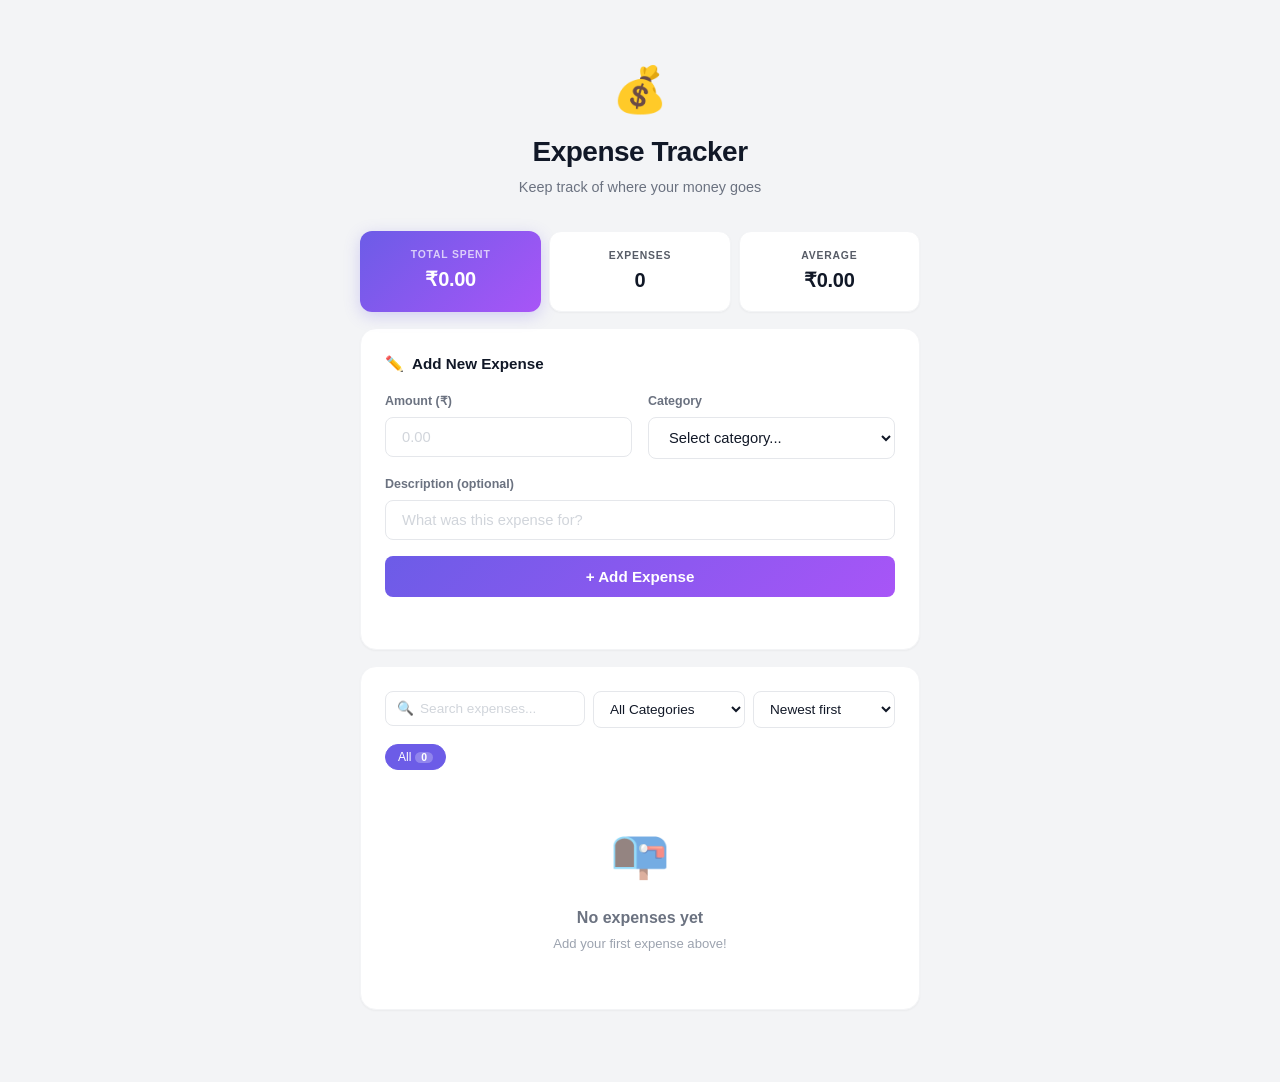
<file: index.html>
<!DOCTYPE html>
<html lang="en">
<head>
    <meta charset="UTF-8">
    <meta name="viewport" content="width=device-width, initial-scale=1.0">
    <title>Expense Tracker</title>
    <link rel="stylesheet" href="style.css">
</head>
<body>

<div class="app">

    <!-- Header -->
    <div class="header">
        <span class="header-icon">💰</span>
        <h1>Expense Tracker</h1>
        <p>Keep track of where your money goes</p>
    </div>

    <!-- Summary Cards -->
    <div class="summary-row">
        <div class="summary-card primary">
            <span class="summary-label">Total Spent</span>
            <span class="summary-value" id="totalSpent">₹0.00</span>
        </div>
        <div class="summary-card">
            <span class="summary-label">Expenses</span>
            <span class="summary-value" id="expenseCount">0</span>
        </div>
        <div class="summary-card">
            <span class="summary-label">Average</span>
            <span class="summary-value" id="avgExpense">₹0.00</span>
        </div>
    </div>

    <!-- Add Expense Form -->
    <div class="card">
        <div class="card-title">
            <span>✏️</span> Add New Expense
        </div>

        <div class="form-row">
            <div class="form-group">
                <label for="amountInput">Amount (₹)</label>
                <input type="number" id="amountInput"
                       placeholder="0.00" min="0.01" step="0.01">
            </div>
            <div class="form-group">
                <label for="categorySelect">Category</label>
                <select id="categorySelect">
                    <option value="">Select category...</option>
                </select>
            </div>
        </div>

        <div class="form-group">
            <label for="descInput">Description (optional)</label>
            <input type="text" id="descInput"
                   placeholder="What was this expense for?">
        </div>

        <button class="add-btn" id="addBtn">+ Add Expense</button>
        <p class="error-msg" id="errorMsg"></p>
    </div>

    <!-- Expense List -->
    <div class="card">

        <!-- Search & Filter Bar -->
        <div class="search-filter-bar">

    <!-- Search (unchanged) -->
    <div class="search-wrapper">
        <span class="search-icon">🔍</span>
        <input type="text" class="search-input"
               id="searchInput" placeholder="Search expenses...">
        <button class="search-clear hidden"
                id="searchClear">&times;</button>
    </div>

    <!-- Category filter (unchanged) -->
    <select class="filter-dropdown" id="filterDropdown">
        <option value="All">All Categories</option>
    </select>

    <!-- NEW: Sort dropdown -->
    <select class="sort-dropdown" id="sortDropdown">
        <option value="date-desc">Newest first</option>
        <option value="date-asc">Oldest first</option>
        <option value="amount-desc">Highest amount</option>
        <option value="amount-asc">Lowest amount</option>
        <option value="category-asc">Category A→Z</option>
        <option value="category-desc">Category Z→A</option>
    </select>

</div>

        <!-- Results Info -->
        <div class="results-info" id="resultsInfo" style="display:none">
            <span class="results-count" id="resultsCount"></span>
            <button class="clear-filters-btn hidden"
                    id="clearFiltersBtn">Clear filters</button>
        </div>

        <!-- Filter Tabs -->
        <div class="list-header">
            <div class="filter-tabs" id="filterTabs"></div>
            <button class="clear-all-btn" id="clearAllBtn"
                    style="display:none">Clear All</button>
        </div>

        <!-- List Container -->
        <div class="expense-list" id="expenseList"></div>

        <!-- Total Bar -->
        <div id="totalBar"></div>
    </div>

    <!-- Category Breakdown -->
    <div class="card" id="breakdownCard" style="display:none">
        <div class="card-title">
            <span>📊</span> Spending by Category
        </div>
        <div id="breakdownList"></div>
    </div>

        <!-- Time Summary (NEW) -->
    <div class="card" id="timeSummaryCard" style="display:none">
        <div class="card-title">
            <span>📅</span> Time Summary
        </div>
        <div class="time-summary-row" id="timeSummaryContent"></div>
    </div>

    <!-- Save Status -->
    <div class="save-status" id="saveStatus"></div>

</div>

<script src="script.js"></script>
</body>
</html>
</file>
<file: style.css>
/* ================================================================
   CSS VARIABLES
   ================================================================ */
:root {
    --primary:        #6C5CE7;
    --primary-light:  #A29BFE;
    --primary-soft:   rgba(108, 92, 231, 0.08);

    --gradient:       linear-gradient(135deg, #6C5CE7 0%, #A855F7 100%);
    --gradient-hover: linear-gradient(135deg, #5A4BD1 0%, #9333EA 100%);

    --danger:         #EF4444;
    --danger-soft:    rgba(239, 68, 68, 0.08);
    --success:        #10B981;

    --bg-page:        #F3F4F6;
    --bg-card:        #FFFFFF;
    --bg-item:        #F9FAFB;
    --bg-item-hover:  #F3F4F6;

    --border:         #E5E7EB;
    --border-light:   #F3F4F6;

    --text-primary:   #111827;
    --text-secondary: #6B7280;
    --text-muted:     #9CA3AF;
    --text-faint:     #D1D5DB;

    --space-xs:       4px;
    --space-sm:       8px;
    --space-md:       16px;
    --space-lg:       24px;
    --space-xl:       32px;

    --radius-sm:      8px;
    --radius-md:      12px;
    --radius-lg:      16px;
    --radius-full:    9999px;

    --shadow-sm:      0 1px 2px rgba(0, 0, 0, 0.04);
    --shadow-md:      0 4px 12px rgba(0, 0, 0, 0.06);
    --shadow-glow:    0 4px 16px rgba(108, 92, 231, 0.25);

    --transition-fast: 0.15s ease;
    --transition:      0.25s ease;
}

/* ================================================================
   RESET & BASE
   ================================================================ */
* {
    margin: 0;
    padding: 0;
    box-sizing: border-box;
}

body {
    font-family: -apple-system, BlinkMacSystemFont, 'Segoe UI', Roboto,
                 'Helvetica Neue', Arial, sans-serif;
    background: var(--bg-page);
    color: var(--text-primary);
    min-height: 100vh;
    padding: var(--space-lg);
    line-height: 1.5;
    -webkit-font-smoothing: antialiased;
}

.app {
    max-width: 560px;
    margin: 0 auto;
}

/* ================================================================
   HEADER
   ================================================================ */
.header {
    text-align: center;
    padding: var(--space-xl) 0;
}

.header-icon {
    font-size: 2.8rem;
    display: block;
    margin-bottom: var(--space-sm);
    animation: bounceIn 0.6s ease-out;
}

@keyframes bounceIn {
    0%   { transform: scale(0.5); opacity: 0; }
    60%  { transform: scale(1.1); }
    100% { transform: scale(1); opacity: 1; }
}

.header h1 {
    font-size: 1.75rem;
    font-weight: 800;
    letter-spacing: -0.5px;
}

.header p {
    color: var(--text-secondary);
    margin-top: var(--space-xs);
    font-size: 0.9rem;
}

/* ================================================================
   CARD
   ================================================================ */
.card {
    background: var(--bg-card);
    border-radius: var(--radius-lg);
    padding: var(--space-lg);
    margin-bottom: var(--space-md);
    box-shadow: var(--shadow-sm);
    border: 1px solid var(--border-light);
    transition: box-shadow var(--transition);
}

.card:hover {
    box-shadow: var(--shadow-md);
}

.card-title {
    font-size: 0.95rem;
    font-weight: 700;
    margin-bottom: var(--space-md);
    display: flex;
    align-items: center;
    gap: var(--space-sm);
}

/* ================================================================
   SUMMARY CARDS
   ================================================================ */
.summary-row {
    display: grid;
    grid-template-columns: repeat(3, 1fr);
    gap: var(--space-sm);
    margin-bottom: var(--space-md);
}

.summary-card {
    background: var(--bg-card);
    border-radius: var(--radius-md);
    padding: var(--space-md) var(--space-sm);
    text-align: center;
    border: 1px solid var(--border-light);
    box-shadow: var(--shadow-sm);
    transition: transform var(--transition), box-shadow var(--transition);
}

.summary-card:hover {
    transform: translateY(-2px);
    box-shadow: var(--shadow-md);
}

.summary-card.primary {
    background: var(--gradient);
    border: none;
    color: white;
    box-shadow: var(--shadow-glow);
}

.summary-label {
    font-size: 0.65rem;
    text-transform: uppercase;
    letter-spacing: 0.8px;
    font-weight: 600;
    opacity: 0.7;
    display: block;
    margin-bottom: 2px;
}

.summary-value {
    font-size: 1.25rem;
    font-weight: 800;
    display: block;
    letter-spacing: -0.3px;
}

/* ================================================================
   FORM
   ================================================================ */
.form-row {
    display: grid;
    grid-template-columns: 1fr 1fr;
    gap: var(--space-md);
}

.form-group {
    margin-bottom: var(--space-md);
}

.form-group label {
    display: block;
    font-size: 0.78rem;
    font-weight: 600;
    color: var(--text-secondary);
    margin-bottom: 6px;
}

.form-group input,
.form-group select {
    width: 100%;
    padding: 11px var(--space-md);
    border: 1.5px solid var(--border);
    border-radius: var(--radius-sm);
    font-size: 0.92rem;
    font-family: inherit;
    outline: none;
    transition: border-color var(--transition), box-shadow var(--transition);
    background: var(--bg-card);
    color: var(--text-primary);
}

.form-group input::placeholder {
    color: var(--text-faint);
}

.form-group input:focus,
.form-group select:focus {
    border-color: var(--primary);
    box-shadow: 0 0 0 3px var(--primary-soft);
}

/* ================================================================
   ADD BUTTON
   ================================================================ */
.add-btn {
    width: 100%;
    padding: 12px;
    background: var(--gradient);
    color: white;
    border: none;
    border-radius: var(--radius-sm);
    font-size: 0.95rem;
    font-weight: 700;
    cursor: pointer;
    transition: transform var(--transition-fast), box-shadow var(--transition-fast);
}

.add-btn:hover {
    background: var(--gradient-hover);
    transform: translateY(-1px);
    box-shadow: var(--shadow-glow);
}

.add-btn:active {
    transform: translateY(0) scale(0.99);
}

.error-msg {
    color: var(--danger);
    font-size: 0.78rem;
    margin-top: var(--space-sm);
    text-align: center;
    min-height: 20px;
    font-weight: 500;
}

/* ================================================================
   SEARCH & FILTER BAR
   ================================================================ */
.search-filter-bar {
    display: grid;
    grid-template-columns: 2fr 1fr 1fr;  /* Search gets more space */
    gap: var(--space-sm);
    margin-bottom: var(--space-md);
}

/* Sort dropdown (same style as filter dropdown) */
.sort-dropdown {
    padding: 9px 12px;
    border: 1.5px solid var(--border);
    border-radius: var(--radius-sm);
    font-size: 0.85rem;
    font-family: inherit;
    outline: none;
    background: var(--bg-card);
    color: var(--text-primary);
    cursor: pointer;
    transition: border-color var(--transition), box-shadow var(--transition);
}

.sort-dropdown:focus {
    border-color: var(--primary);
    box-shadow: 0 0 0 3px var(--primary-soft);
}


.search-wrapper {
    position: relative;
}

.search-icon {
    position: absolute;
    left: 12px;
    top: 50%;
    transform: translateY(-50%);
    font-size: 0.85rem;
    color: var(--text-faint);
    pointer-events: none;
}

.search-input {
    width: 100%;
    padding: 9px 12px 9px 34px;
    border: 1.5px solid var(--border);
    border-radius: var(--radius-sm);
    font-size: 0.85rem;
    font-family: inherit;
    outline: none;
    transition: border-color var(--transition), box-shadow var(--transition);
    background: var(--bg-card);
    color: var(--text-primary);
}

.search-input::placeholder {
    color: var(--text-faint);
}

.search-input:focus {
    border-color: var(--primary);
    box-shadow: 0 0 0 3px var(--primary-soft);
}

.search-clear {
    position: absolute;
    right: 8px;
    top: 50%;
    transform: translateY(-50%);
    background: var(--bg-item);
    border: none;
    color: var(--text-muted);
    font-size: 0.85rem;
    cursor: pointer;
    width: 20px;
    height: 20px;
    border-radius: 50%;
    display: flex;
    align-items: center;
    justify-content: center;
    transition: all var(--transition-fast);
    line-height: 1;
}

.search-clear:hover {
    background: var(--danger-soft);
    color: var(--danger);
}

.search-clear.hidden {
    display: none;
}

.filter-dropdown {
    padding: 9px 12px;
    border: 1.5px solid var(--border);
    border-radius: var(--radius-sm);
    font-size: 0.85rem;
    font-family: inherit;
    outline: none;
    background: var(--bg-card);
    color: var(--text-primary);
    cursor: pointer;
    transition: border-color var(--transition), box-shadow var(--transition);
}

.filter-dropdown:focus {
    border-color: var(--primary);
    box-shadow: 0 0 0 3px var(--primary-soft);
}

/* ================================================================
   RESULTS INFO BAR
   ================================================================ */
.results-info {
    display: flex;
    align-items: center;
    justify-content: space-between;
    font-size: 0.75rem;
    color: var(--text-muted);
    margin-bottom: var(--space-sm);
    padding: 0 var(--space-xs);
}

.results-count {
    font-weight: 600;
}

.clear-filters-btn {
    background: none;
    border: none;
    color: var(--primary);
    font-size: 0.75rem;
    font-weight: 600;
    cursor: pointer;
    font-family: inherit;
    padding: 2px 6px;
    border-radius: var(--radius-sm);
    transition: background var(--transition-fast);
}

.clear-filters-btn:hover {
    background: var(--primary-soft);
}

.clear-filters-btn.hidden {
    display: none;
}

.highlight {
    background: #FEF9C3;
    border-radius: 2px;
    padding: 0 1px;
}

/* ================================================================
   FILTER TABS
   ================================================================ */
.list-header {
    display: flex;
    align-items: center;
    justify-content: space-between;
    margin-bottom: var(--space-md);
    flex-wrap: wrap;
    gap: var(--space-sm);
}

.filter-tabs {
    display: flex;
    gap: 6px;
    flex-wrap: wrap;
}

.filter-tab {
    padding: 5px 12px;
    border: 1.5px solid var(--border);
    border-radius: var(--radius-full);
    font-size: 0.75rem;
    font-weight: 500;
    cursor: pointer;
    background: var(--bg-card);
    color: var(--text-secondary);
    transition: all var(--transition-fast);
    font-family: inherit;
}

.filter-tab:hover {
    border-color: var(--primary-light);
    color: var(--primary);
    background: var(--primary-soft);
}

.filter-tab.active {
    background: var(--primary);
    color: white;
    border-color: var(--primary);
}

.filter-count {
    display: inline-block;
    background: rgba(255, 255, 255, 0.25);
    border-radius: var(--radius-full);
    padding: 0 6px;
    font-size: 0.65rem;
    margin-left: 4px;
    font-weight: 700;
}

.filter-tab:not(.active) .filter-count {
    background: var(--bg-item);
    color: var(--text-muted);
}

.clear-all-btn {
    padding: 5px 12px;
    border: 1.5px solid var(--danger);
    border-radius: var(--radius-sm);
    background: none;
    color: var(--danger);
    font-size: 0.72rem;
    font-weight: 600;
    cursor: pointer;
    font-family: inherit;
    transition: all var(--transition-fast);
}

.clear-all-btn:hover {
    background: var(--danger);
    color: white;
}

/* ================================================================
   EXPENSE LIST
   ================================================================ */
.expense-list {
    display: flex;
    flex-direction: column;
    gap: var(--space-sm);
}

.expense-item {
    display: flex;
    align-items: center;
    gap: var(--space-md);
    background: var(--bg-item);
    border-radius: var(--radius-md);
    padding: var(--space-md);
    transition: background var(--transition-fast), transform var(--transition-fast);
    animation: slideIn 0.35s ease-out both;
    border-left: 3px solid transparent;
}

.expense-item:hover {
    background: var(--bg-item-hover);
    transform: translateX(2px);
}

/* Staggered entry animation */
.expense-item:nth-child(1)  { animation-delay: 0s; }
.expense-item:nth-child(2)  { animation-delay: 0.04s; }
.expense-item:nth-child(3)  { animation-delay: 0.06s; }
.expense-item:nth-child(4)  { animation-delay: 0.08s; }
.expense-item:nth-child(5)  { animation-delay: 0.10s; }
.expense-item:nth-child(6)  { animation-delay: 0.12s; }
.expense-item:nth-child(7)  { animation-delay: 0.14s; }
.expense-item:nth-child(8)  { animation-delay: 0.16s; }
.expense-item:nth-child(9)  { animation-delay: 0.18s; }
.expense-item:nth-child(10) { animation-delay: 0.20s; }

@keyframes slideIn {
    from { opacity: 0; transform: translateY(-6px) translateX(-4px); }
    to   { opacity: 1; transform: translateY(0) translateX(0); }
}

.expense-icon {
    font-size: 1.3rem;
    width: 40px;
    height: 40px;
    display: flex;
    align-items: center;
    justify-content: center;
    border-radius: var(--radius-sm);
    flex-shrink: 0;
}

.expense-details {
    flex: 1;
    min-width: 0;
}

.expense-category {
    font-weight: 600;
    font-size: 0.88rem;
}

.expense-desc {
    font-size: 0.76rem;
    color: var(--text-muted);
    white-space: nowrap;
    overflow: hidden;
    text-overflow: ellipsis;
    margin-top: 1px;
}

.expense-date {
    font-size: 0.68rem;
    color: var(--text-faint);
    margin-top: 2px;
}

.expense-right {
    display: flex;
    align-items: center;
    gap: var(--space-sm);
    flex-shrink: 0;
}

.expense-amount {
    font-weight: 700;
    font-size: 0.95rem;
    color: var(--danger);
}

.delete-btn {
    background: none;
    border: none;
    color: var(--text-faint);
    font-size: 1.1rem;
    cursor: pointer;
    padding: 6px;
    border-radius: var(--radius-sm);
    transition: all var(--transition-fast);
    line-height: 1;
    display: flex;
    align-items: center;
    justify-content: center;
    width: 32px;
    height: 32px;
}

.delete-btn:hover {
    background: var(--danger-soft);
    color: var(--danger);
}

.delete-btn:active {
    transform: scale(0.9);
}

/* ================================================================
   EMPTY STATE
   ================================================================ */
.empty-state {
    text-align: center;
    padding: var(--space-xl) var(--space-lg);
    color: var(--text-muted);
}

.empty-state .empty-icon {
    font-size: 3rem;
    display: block;
    margin-bottom: var(--space-md);
    opacity: 0.6;
}

.empty-state .empty-title {
    font-weight: 600;
    color: var(--text-secondary);
    margin-bottom: var(--space-xs);
}

.empty-state .empty-sub {
    font-size: 0.82rem;
}

/* ================================================================
   TOTAL BAR
   ================================================================ */
.total-bar {
    border-top: 2px dashed var(--border);
    margin-top: var(--space-md);
    padding-top: var(--space-md);
    display: flex;
    justify-content: space-between;
    align-items: center;
}

.total-bar-label {
    font-size: 0.9rem;
    font-weight: 700;
}

.total-bar-count {
    font-weight: 400;
    color: var(--text-muted);
    font-size: 0.82rem;
}

.total-bar-amount {
    font-size: 1.25rem;
    font-weight: 800;
    background: var(--gradient);
    -webkit-background-clip: text;
    -webkit-text-fill-color: transparent;
    background-clip: text;
}

/* ================================================================
   BREAKDOWN
   ================================================================ */
.breakdown-item {
    margin-bottom: var(--space-md);
}

.breakdown-item:last-child {
    margin-bottom: 0;
}

.breakdown-header {
    display: flex;
    justify-content: space-between;
    font-size: 0.82rem;
    margin-bottom: 6px;
}

.breakdown-name {
    font-weight: 600;
}

.breakdown-amount {
    color: var(--text-secondary);
    font-weight: 600;
    font-size: 0.78rem;
}

.breakdown-pct {
    color: var(--text-muted);
    font-weight: 400;
}

.breakdown-bar-bg {
    height: 10px;
    background: var(--bg-item);
    border-radius: var(--radius-full);
    overflow: hidden;
}

.breakdown-bar {
    height: 100%;
    border-radius: var(--radius-full);
    transition: width 0.6s ease-out;
    min-width: 4px;
}

/* ================================================================
   SAVE STATUS
   ================================================================ */
.save-status {
    text-align: center;
    font-size: 0.72rem;
    color: var(--text-faint);
    padding: var(--space-sm) 0 var(--space-md);
    min-height: 32px;
    font-weight: 500;
}

.save-status.saved {
    color: var(--success);
    animation: flashStatus 2.5s ease-out;
}

@keyframes flashStatus {
    0%   { color: var(--success); }
    75%  { color: var(--success); }
    100% { color: var(--text-faint); }
}

/* ================================================================
   RESPONSIVE
   ================================================================ */
@media (max-width: 500px) {
    body { padding: var(--space-md); }
    .summary-row { grid-template-columns: 1fr; }
    .form-row { grid-template-columns: 1fr; }
    .search-filter-bar { grid-template-columns: 1fr; }
    .header h1 { font-size: 1.4rem; }
    .header-icon { font-size: 2.2rem; }
    .summary-value { font-size: 1.1rem; }
    .card { padding: var(--space-md); }
    .expense-item { padding: 12px; gap: var(--space-sm); }
    .expense-icon { width: 36px; height: 36px; font-size: 1.1rem; }
}


@media (max-width: 500px) {
    .search-filter-bar {
        grid-template-columns: 1fr;
    }
}



/* ================================================================
   ACCESSIBILITY
   ================================================================ */
*:focus-visible {
    outline: 2px solid var(--primary);
    outline-offset: 2px;
}

*:focus:not(:focus-visible) {
    outline: none;
}

/* ================================================================
   TIME SUMMARY (NEW)
   ================================================================ */
.time-summary-row {
    display: grid;
    grid-template-columns: repeat(3, 1fr);
    gap: var(--space-sm);
}

.time-summary-item {
    background: var(--bg-item);
    border-radius: var(--radius-md);
    padding: var(--space-md);
    text-align: center;
    border: 1px solid var(--border-light);
    transition: transform var(--transition), box-shadow var(--transition);
}

.time-summary-item:hover {
    transform: translateY(-2px);
    box-shadow: var(--shadow-md);
}

/* Each card gets a unique top border color */
.time-summary-item.today {
    border-top: 3px solid #10B981;
}

.time-summary-item.week {
    border-top: 3px solid #6C5CE7;
}

.time-summary-item.month {
    border-top: 3px solid #F59E0B;
}

.time-summary-period {
    font-size: 0.7rem;
    text-transform: uppercase;
    letter-spacing: 0.8px;
    font-weight: 600;
    color: var(--text-muted);
    display: block;
    margin-bottom: var(--space-xs);
}

.time-summary-amount {
    font-size: 1.15rem;
    font-weight: 800;
    color: var(--text-primary);
    display: block;
    letter-spacing: -0.3px;
    margin-bottom: 2px;
}

.time-summary-count {
    font-size: 0.72rem;
    color: var(--text-muted);
    display: block;
    margin-bottom: 2px;
}

.time-summary-avg {
    font-size: 0.68rem;
    color: var(--text-faint);
    display: block;
    font-style: italic;
}

/* No-data message */
.time-summary-empty {
    font-size: 0.78rem;
    color: var(--text-faint);
    display: block;
    margin-top: var(--space-xs);
}

/* Responsive: stack on phones */
@media (max-width: 500px) {
    .time-summary-row {
        grid-template-columns: 1fr;
    }
}
</file>
